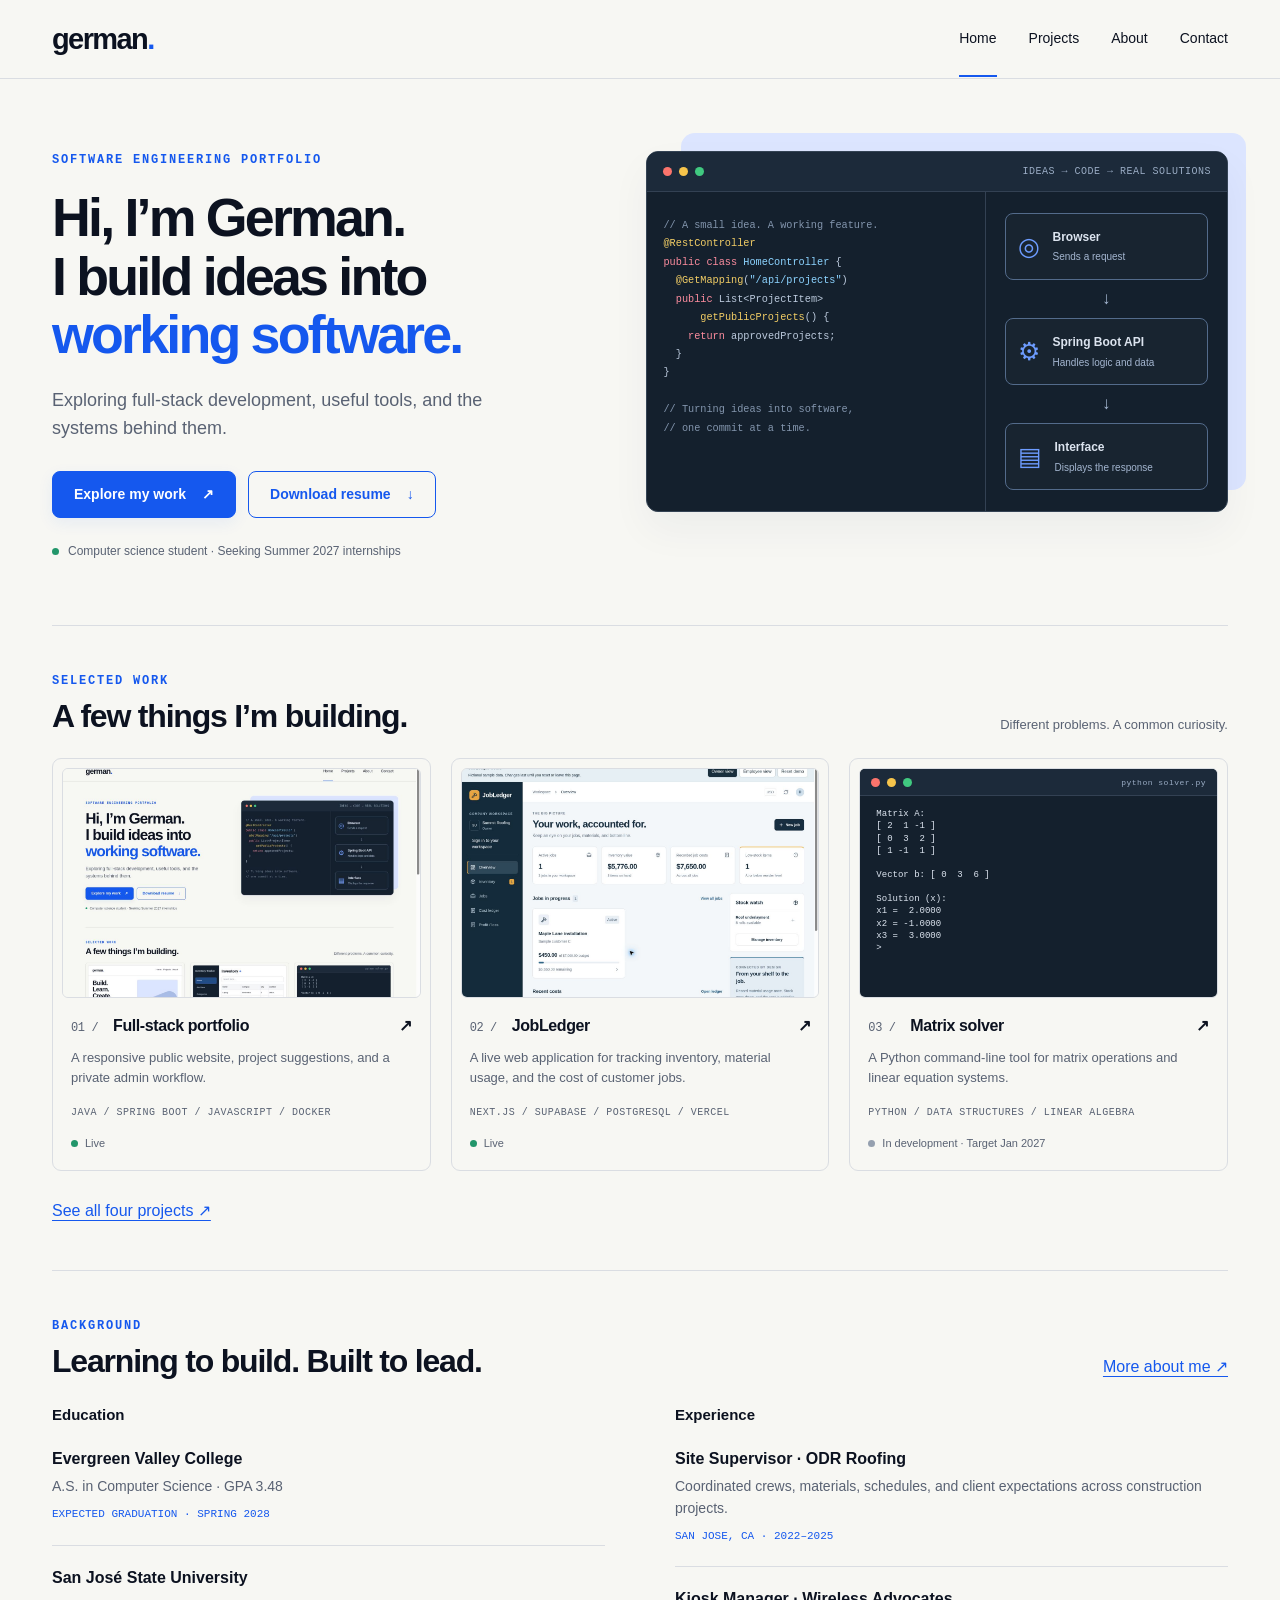
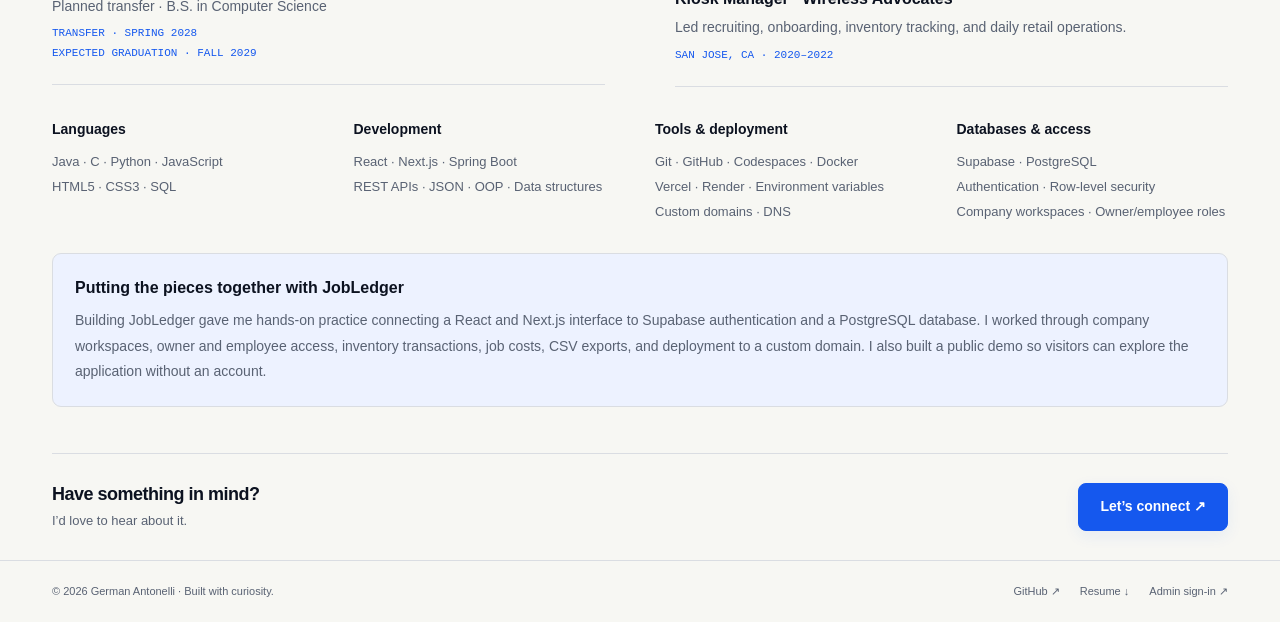
<file: index.html>
<!DOCTYPE html>
<html lang="en">
  <head>
    <meta charset="utf-8">
    <meta name="viewport" content="width=device-width, initial-scale=1">
    <meta name="description" content="German Antonelli — computer science student building web applications and practical software tools. Explore projects, experience, and education.">
    <meta name="theme-color" content="#f7f7f3">
    <title>German Antonelli | Software Engineering Portfolio</title>
    <link rel="stylesheet" href="./styles.css?v=20261004-screenshots">
  </head>
  <body>
    <a href="#main" class="skip">Skip to content</a>
    <header>
      <div class="wrap nav">
        <a class="brand" href="#home" aria-label="German Antonelli home">
          german<span class="blue">.</span>
        </a>
        <nav aria-label="Main navigation">
          <a href="#home" data-page="home">Home</a>
          <a href="#projects" data-page="projects">Projects</a>
          <a href="#about" data-page="about">About</a>
          <a href="#contact" data-page="contact">Contact</a>
        </nav>
      </div>
    </header>
    <main id="main" class="wrap" tabindex="-1">
      <section id="home" class="view" aria-label="Home">
        <div class="hero">
          <div>
            <div class="eyebrow">Software engineering portfolio</div>
            <h1>
              Hi, I’m German.
              <br>
              I build ideas into
              <br>
              <span class="blue">working software.</span>
            </h1>
            <p>Exploring full-stack development, useful tools, and the systems behind them.</p>
            <div class="actions">
              <a href="#projects" class="btn primary">
                Explore my work
                <span aria-hidden="true">↗</span>
              </a>
              <a href="./resume.pdf" class="btn" download>
                Download resume
                <span aria-hidden="true">↓</span>
              </a>
            </div>
            <div class="availability">
              <span class="dot green"></span>
              Computer science student · Seeking Summer 2027 internships
            </div>
          </div>
          <div class="hero-art">
            <div class="window">
              <div class="window-bar">
                <span class="traffic"></span>
                <span class="traffic"></span>
                <span class="traffic"></span>
                <span class="window-label">IDEAS → CODE → REAL SOLUTIONS</span>
              </div>
              <div class="architecture">
                <!-- Whitespace inside this code preview is intentional. -->
                <pre class="code" aria-label="Example Spring Boot controller"><code><span class="comment">// A small idea. A working feature.</span>
<span class="yellow">@RestController</span>
<span class="pink">public class</span> <span class="cyan">HomeController</span> {
  <span class="yellow">@GetMapping</span>(<span class="cyan">"/api/projects"</span>)
  <span class="pink">public</span> List&lt;ProjectItem&gt;
      <span class="yellow">getPublicProjects</span>() {
    <span class="pink">return</span> approvedProjects;
  }
}

<span class="comment">// Turning ideas into software,
// one commit at a time.</span></code></pre>
                <div class="flow">
                  <div class="flow-node">
                    <span class="flow-icon" aria-hidden="true">◎</span>
                    <div>
                      <strong>Browser</strong>
                      <small>Sends a request</small>
                    </div>
                  </div>
                  <div class="flow-arrow" aria-hidden="true">↓</div>
                  <div class="flow-node">
                    <span class="flow-icon" aria-hidden="true">⚙</span>
                    <div>
                      <strong>Spring Boot API</strong>
                      <small>Handles logic and data</small>
                    </div>
                  </div>
                  <div class="flow-arrow" aria-hidden="true">↓</div>
                  <div class="flow-node">
                    <span class="flow-icon" aria-hidden="true">▤</span>
                    <div>
                      <strong>Interface</strong>
                      <small>Displays the response</small>
                    </div>
                  </div>
                </div>
              </div>
            </div>
          </div>
        </div>
        <section class="section">
          <div class="section-head">
            <div>
              <div class="eyebrow">Selected work</div>
              <h2>A few things I’m building.</h2>
            </div>
            <p>Different problems. A common curiosity.</p>
          </div>
          <div class="cards" id="home-projects"></div>
          <div class="actions">
            <a href="#projects" class="text-link">See all four projects ↗</a>
          </div>
        </section>
        <section class="section">
          <div class="section-head">
            <div>
              <div class="eyebrow">Background</div>
              <h2>Learning to build. Built to lead.</h2>
            </div>
            <a href="#about" class="text-link">More about me ↗</a>
          </div>
          <div class="resume-grid">
            <div>
              <h3>Education</h3>
              <div class="entry">
                <strong>Evergreen Valley College</strong>
                <p>A.S. in Computer Science · GPA 3.48</p>
                <div class="meta">EXPECTED GRADUATION · SPRING 2028</div>
              </div>
              <div class="entry">
                <strong>San José State University</strong>
                <p>Planned transfer · B.S. in Computer Science</p>
                <div class="meta">
                  TRANSFER · SPRING 2028
                  <br>
                  EXPECTED GRADUATION · FALL 2029
                </div>
              </div>
            </div>
            <div>
              <h3>Experience</h3>
              <div class="entry">
                <strong>Site Supervisor · ODR Roofing</strong>
                <p>Coordinated crews, materials, schedules, and client expectations across construction projects.</p>
                <div class="meta">SAN JOSE, CA · 2022–2025</div>
              </div>
              <div class="entry">
                <strong>Kiosk Manager · Wireless Advocates</strong>
                <p>Led recruiting, onboarding, inventory tracking, and daily retail operations.</p>
                <div class="meta">SAN JOSE, CA · 2020–2022</div>
              </div>
            </div>
          </div>
          <div class="skill-groups">
            <div>
              <h3>Languages</h3>
              <p>
                Java · C · Python · JavaScript
                <br>
                HTML5 · CSS3 · SQL
              </p>
            </div>
            <div>
              <h3>Development</h3>
              <p>
                React · Next.js · Spring Boot
                <br>
                REST APIs · JSON · OOP · Data structures
              </p>
            </div>
            <div>
              <h3>Tools & deployment</h3>
              <p>
                Git · GitHub · Codespaces · Docker
                <br>
                Vercel · Render · Environment variables
                <br>
                Custom domains · DNS
              </p>
            </div>
            <div>
              <h3>Databases &amp; access</h3>
              <p>
                Supabase · PostgreSQL
                <br>
                Authentication · Row-level security
                <br>
                Company workspaces · Owner/employee roles
              </p>
            </div>
          </div>
          <div class="project-learning">
            <h3>Putting the pieces together with JobLedger</h3>
            <p>Building JobLedger gave me hands-on practice connecting a React and Next.js interface to Supabase authentication and a PostgreSQL database. I worked through company workspaces, owner and employee access, inventory transactions, job costs, CSV exports, and deployment to a custom domain. I also built a public demo so visitors can explore the application without an account.</p>
          </div>
        </section>
      </section>
      <section id="projects" class="view" hidden aria-label="Projects">
        <div class="page-intro">
          <div class="eyebrow">The portfolio</div>
          <h1>
            Built to solve.
            <span class="blue">Made to learn.</span>
          </h1>
          <p>A closer look at the projects I’m building and the thinking behind them. Open a project to see its details, real application screenshots, and live demo links. The matrix and resource projects include interactive concept previews.</p>
        </div>
        <div class="project-list" id="project-list"></div>
      </section>
      <section id="about" class="view" hidden aria-label="About">
        <div class="page-intro">
          <div class="eyebrow">A little context</div>
          <h1>
            Curiosity,
            <span class="blue">with follow-through.</span>
          </h1>
          <p>I’m German Antonelli, a computer science student in San Jose working toward a career in software engineering. I like breaking problems into smaller pieces, understanding why a solution works, and turning ideas into things people can use.</p>
        </div>
        <div class="resume-grid section">
          <div>
            <h3>From operations to software</h3>
            <div class="entry">
              <strong>Building on practical experience</strong>
              <p>Leading construction crews and managing a retail team taught me to coordinate people, keep track of details, and solve problems under changing conditions. Those experiences now inform the tools I’m building.</p>
            </div>
            <div class="entry">
              <strong>Learning through real projects</strong>
              <p>My portfolio connects a static frontend to a Spring Boot API. With JobLedger, I expanded into React, Next.js, Supabase authentication, and PostgreSQL, connecting inventory and job costs in company workspaces. Building a public demo also taught me how to make the application accessible to visitors while keeping saved workspace data behind sign-in.</p>
            </div>
          </div>
          <div>
            <h3>Education & direction</h3>
            <div class="entry">
              <strong>Evergreen Valley College</strong>
              <p>A.S. in Computer Science · GPA 3.48</p>
              <div class="meta">EXPECTED GRADUATION · SPRING 2028</div>
              <p>Coursework: Java, C, Python, calculus, discrete mathematics, and engineering.</p>
            </div>
            <div class="entry">
              <strong>San José State University</strong>
              <p>
                Planned transfer in Spring 2028.
                <br>
                B.S. in Computer Science, expected Fall 2029.
              </p>
            </div>
            <a class="btn primary" href="./resume.pdf" download>Download my resume ↓</a>
          </div>
        </div>
      </section>
      <section id="contact" class="view" hidden aria-label="Contact">
        <div class="page-intro">
          <div class="eyebrow">Let’s connect</div>
          <h1>
            Have something
            <span class="blue">in mind?</span>
          </h1>
          <p>Internships, project ideas, or a conversation about building useful software—I’d love to hear from you.</p>
        </div>
        <div class="contact-grid">
          <div class="contact-card">
            <h2>Start a conversation.</h2>
            <p>Send an email or find me on GitHub and LinkedIn.</p>
            <p>
              <a class="text-link" href="mailto:german.antonelli11@gmail.com">german.antonelli11@gmail.com ↗</a>
            </p>
            <div class="actions">
              <a class="btn" href="https://github.com/germanantonelli11-cloud" target="_blank" rel="noopener noreferrer">GitHub ↗</a>
              <a class="btn" href="https://www.linkedin.com/in/german-antonelli-46483816a" target="_blank" rel="noopener noreferrer">LinkedIn ↗</a>
            </div>
          </div>
          <div class="contact-card">
            <h2>Suggest a project idea.</h2>
            <p>Your idea will be sent to my backend for review.</p>
            <form id="idea-form">
              <label for="idea">
                Project or feature idea
              </label>
              <input class="field" id="idea" name="idea" maxlength="500" placeholder="What would you like to see built?" required>
              <button class="btn primary" type="submit">
                Submit idea ↗
              </button>
              <p class="form-status" id="form-status" role="status" aria-live="polite">
              </p>
            </form>
          </div>
        </div>
      </section>
      <div class="bottom-cta">
        <div>
          <strong>Have something in mind?</strong>
          <p>I’d love to hear about it.</p>
        </div>
        <a href="#contact" class="btn primary">Let’s connect ↗</a>
      </div>
    </main>
    <footer>
      <div class="wrap footer-inner">
        <span>© 2026 German Antonelli · Built with curiosity.</span>
        <div class="footer-links">
          <a href="https://github.com/germanantonelli11-cloud" target="_blank" rel="noopener noreferrer">GitHub ↗</a>
          <a href="./resume.pdf" download>Resume ↓</a>
          <a href="./login.html">Admin sign-in ↗</a>
        </div>
      </div>
    </footer>
    <noscript>
      <p class="wrap">
        Enable JavaScript to switch pages and use the project demos. Contact German at
        <a href="mailto:german.antonelli11@gmail.com">german.antonelli11@gmail.com</a>
        .
      </p>
    </noscript>
    <script src="./script.js?v=20261004-screenshots" defer></script>
  </body>
</html>
</file>
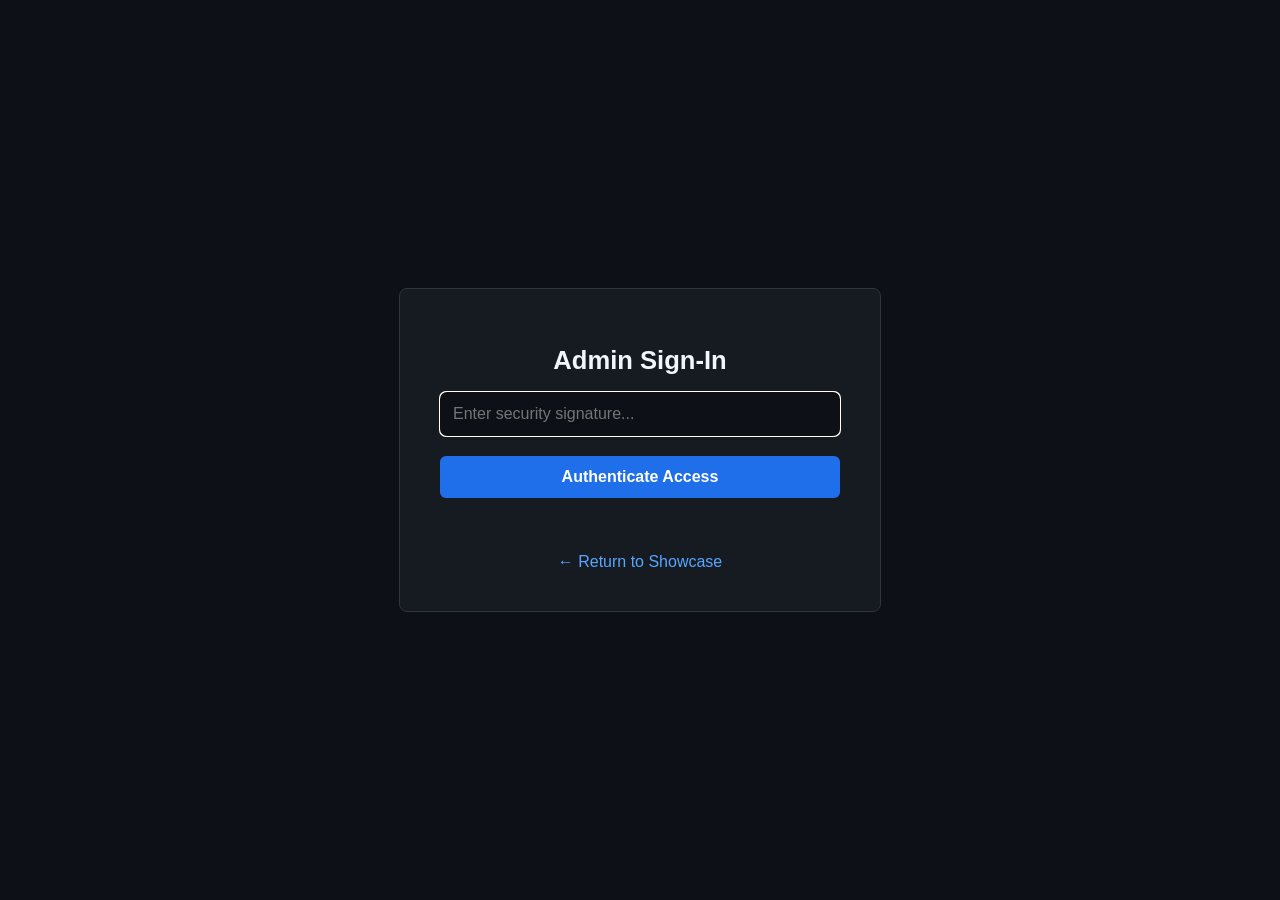
<file: admin.html>
<!DOCTYPE html>
<html lang="en">
<head>
    <meta charset="UTF-8">
    <meta name="viewport" content="width=device-width, initial-scale=1.0">
    <title>Portfolio Admin Panel</title>
    <style>
        body {
            font-family: 'Segoe UI', sans-serif;
            background: #0d1117;
            color: #c9d1d9;
            margin: 0;
            padding: 40px 20px;
            display: flex;
            justify-content: center;
        }
        .admin-container { max-width: 700px; width: 100%; }
        h1 {
            color: #f85149;
            border-bottom: 1px solid #21262d;
            padding-bottom: 10px;
        }
        .pending-card {
            display: flex;
            justify-content: space-between;
            align-items: center;
            gap: 16px;
            background: #161b22;
            padding: 15px;
            margin-bottom: 10px;
            border-radius: 6px;
            border: 1px solid #30363d;
        }
        .actions { display: flex; gap: 10px; }
        button {
            padding: 8px 16px;
            color: white;
            border: 0;
            border-radius: 4px;
            font-weight: bold;
            cursor: pointer;
        }
        button:disabled { opacity: .6; cursor: wait; }
        .approve-btn { background: #1f6feb; }
        .reject-btn { background: #da3633; }
        .navigation {
            display: flex;
            justify-content: space-between;
            gap: 15px;
            margin-top: 30px;
        }
        a { color: #58a6ff; text-decoration: none; }
        #sign-out { color: #f85149; }
        #status { min-height: 1.4em; color: #8b949e; }

        @media (max-width: 550px) {
            .pending-card {
                align-items: flex-start;
                flex-direction: column;
            }
        }
    </style>
</head>
<body>
    <main class="admin-container">
        <h1>Private Approval Dashboard</h1>
        <p>Review inbound recommendations before publishing them live.</p>

        <p id="status" role="status" aria-live="polite">
            Loading suggestions...
        </p>
        <div id="pending-list"></div>

        <nav class="navigation">
            <a href="./">← Back to Public Website</a>
            <a id="sign-out" href="./login.html">Sign Out →</a>
        </nav>
    </main>

    <script>
        const API_BASE_URL = 'https://portfolio-j3hj.onrender.com';
        const TOKEN_KEY = 'portfolioAdminToken';
        const status = document.getElementById('status');
        const list = document.getElementById('pending-list');

        // Redirect visitors without a token to the login page.
        function requireLogin() {
            const token = sessionStorage.getItem(TOKEN_KEY);

            if (!token) {
                window.location.replace('./login.html');
            }

            return token;
        }

        // Include the login token with every admin request.
        async function adminRequest(path, options = {}) {
            const token = requireLogin();
            if (!token) return null;

            const response = await fetch(`${API_BASE_URL}/api/${path}`, {
                ...options,
                headers: {
                    'Authorization': `Bearer ${token}`,
                    ...(options.body
                        ? { 'Content-Type': 'application/json' }
                        : {})
                }
            });

            // An expired or revoked token requires another login.
            if (response.status === 401) {
                sessionStorage.removeItem(TOKEN_KEY);
                window.location.replace('./login.html');
                return null;
            }

            if (!response.ok) {
                throw new Error(`Request failed (${response.status}).`);
            }

            return response.json();
        }

        // Fetch pending suggestions and draw their controls.
        async function loadPending() {
            try {
                const projects = await adminRequest('admin/pending');
                if (!projects) return;

                list.replaceChildren();

                status.textContent = projects.length
                    ? `${projects.length} suggestion${projects.length === 1 ? '' : 's'} awaiting review.`
                    : 'No items currently awaiting authorization.';

                projects.forEach((project, index) => {
                    const card = document.createElement('div');
                    card.className = 'pending-card';

                    const name = document.createElement('span');

                    // textContent prevents submitted names from becoming HTML.
                    name.textContent = project.name;

                    const actions = document.createElement('div');
                    actions.className = 'actions';

                    for (const [label, route, className] of [
                        ['Approve Live', 'approve-project', 'approve-btn'],
                        ['Reject', 'reject-project', 'reject-btn']
                    ]) {
                        const button = document.createElement('button');
                        button.type = 'button';
                        button.textContent = label;
                        button.className = className;

                        button.addEventListener('click', () => {
                            updateProject(route, index);
                        });

                        actions.append(button);
                    }

                    card.append(name, actions);
                    list.append(card);
                });
            } catch (error) {
                status.textContent =
                    'Could not load suggestions. Please try refreshing.';

                console.error('Admin load failed:', error);
            }
        }

        // Approve or reject a suggestion, then refresh the list.
        async function updateProject(route, index) {
            const buttons = list.querySelectorAll('button');

            buttons.forEach(button => {
                button.disabled = true;
            });

            try {
                const result = await adminRequest(route, {
                    method: 'POST',
                    body: JSON.stringify({ projectIndex: index })
                });

                if (!result) return;
                await loadPending();
            } catch (error) {
                status.textContent =
                    'Could not update the suggestion. Please try again.';

                buttons.forEach(button => {
                    button.disabled = false;
                });

                console.error('Admin update failed:', error);
            }
        }

        // Tell the backend to revoke this token and clear this tab's copy.
        document.getElementById('sign-out').addEventListener(
            'click',
            async event => {
                event.preventDefault();

                try {
                    await adminRequest('logout', { method: 'POST' });
                } catch (error) {
                    console.error('Logout request failed:', error);
                } finally {
                    sessionStorage.removeItem(TOKEN_KEY);
                    window.location.replace('./login.html');
                }
            }
        );

        // Start only when this tab has a login token.
        if (requireLogin()) {
            loadPending();
        }
    </script>
</body>
</html>
</file>
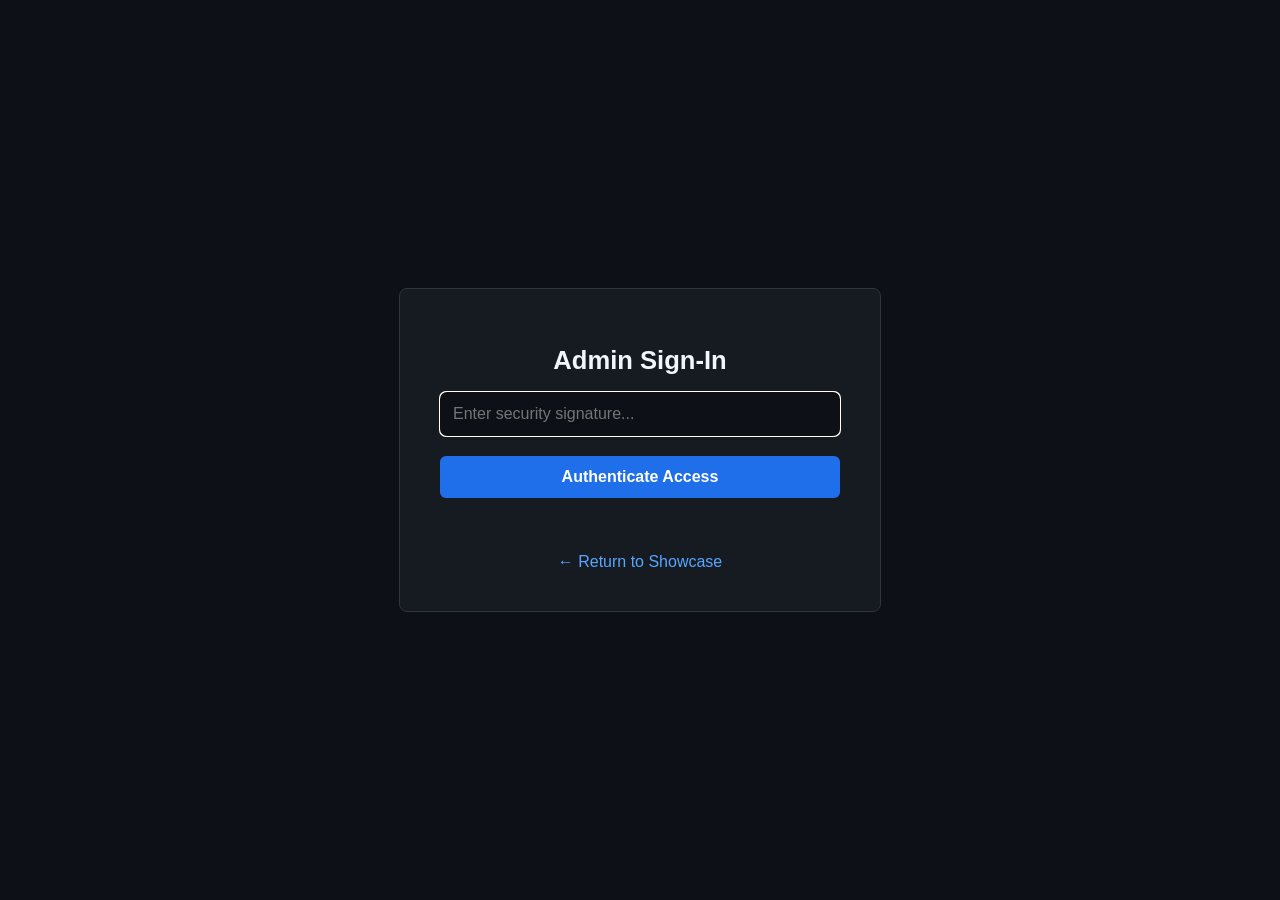
<file: login.html>
<!DOCTYPE html>
<html lang="en">
<head>
    <meta charset="UTF-8">
    <meta name="viewport" content="width=device-width, initial-scale=1.0">
    <title>Admin Authentication</title>
    <style>
        body {
            font-family: 'Segoe UI', sans-serif;
            background: #0d1117;
            color: #c9d1d9;
            min-height: 100vh;
            margin: 0;
            padding: 20px;
            box-sizing: border-box;
            display: flex;
            align-items: center;
            justify-content: center;
        }
        .login-box {
            background: #161b22;
            border: 1px solid #30363d;
            border-radius: 8px;
            padding: 40px;
            max-width: 400px;
            width: 100%;
            text-align: center;
        }
        h1 { color: #f0f6fc; font-size: 1.6rem; }
        input[type="password"] {
            width: 100%;
            box-sizing: border-box;
            padding: 12px;
            margin-bottom: 20px;
            background: #0d1117;
            border: 1px solid #30363d;
            border-radius: 6px;
            color: #fff;
            font-size: 1rem;
        }
        button {
            width: 100%;
            padding: 12px;
            background: #1f6feb;
            color: #fff;
            border: 0;
            border-radius: 6px;
            font-weight: bold;
            font-size: 1rem;
            cursor: pointer;
        }
        button:hover { background: #388bfd; }
        button:disabled { opacity: .6; cursor: wait; }
        #status { min-height: 1.4em; color: #f85149; }
        a { color: #58a6ff; text-decoration: none; }
    </style>
</head>
<body>
    <main class="login-box">
        <h1>Admin Sign-In</h1>

        <form id="login-form">
            <input
                type="password"
                name="adminPassword"
                aria-label="Admin password"
                placeholder="Enter security signature..."
                required
                autofocus
            >
            <button type="submit">Authenticate Access</button>
        </form>

        <p id="status" role="status" aria-live="polite"></p>
        <a href="./">← Return to Showcase</a>
    </main>

    <script>
        // Send login requests to the Render backend.
        const API_BASE_URL = 'https://portfolio-j3hj.onrender.com';
        const form = document.getElementById('login-form');
        const status = document.getElementById('status');

        // Authenticate without storing the password in the browser.
        form.addEventListener('submit', async event => {
            event.preventDefault();

            const button = form.querySelector('button');
            const password = form.elements.adminPassword.value;

            button.disabled = true;
            status.textContent = 'Checking password...';

            try {
                const response = await fetch(`${API_BASE_URL}/api/login`, {
                    method: 'POST',
                    headers: {
                        'Content-Type': 'application/json'
                    },
                    body: JSON.stringify({ adminPassword: password })
                });

                if (!response.ok) {
                    throw new Error(`Login failed (${response.status}).`);
                }

                const data = await response.json();

                if (!data.token) {
                    throw new Error('The server did not return a login token.');
                }

                // Save only the token for this browser tab.
                sessionStorage.setItem('portfolioAdminToken', data.token);
                window.location.assign('./admin.html');
            } catch (error) {
                status.textContent = error.message === 'Login failed (401).'
                    ? 'Incorrect password.'
                    : 'Could not sign in. Please try again.';

                console.error('Admin login failed:', error);
            } finally {
                form.elements.adminPassword.value = '';
                button.disabled = false;
            }
        });
    </script>
</body>
</html>
</file>
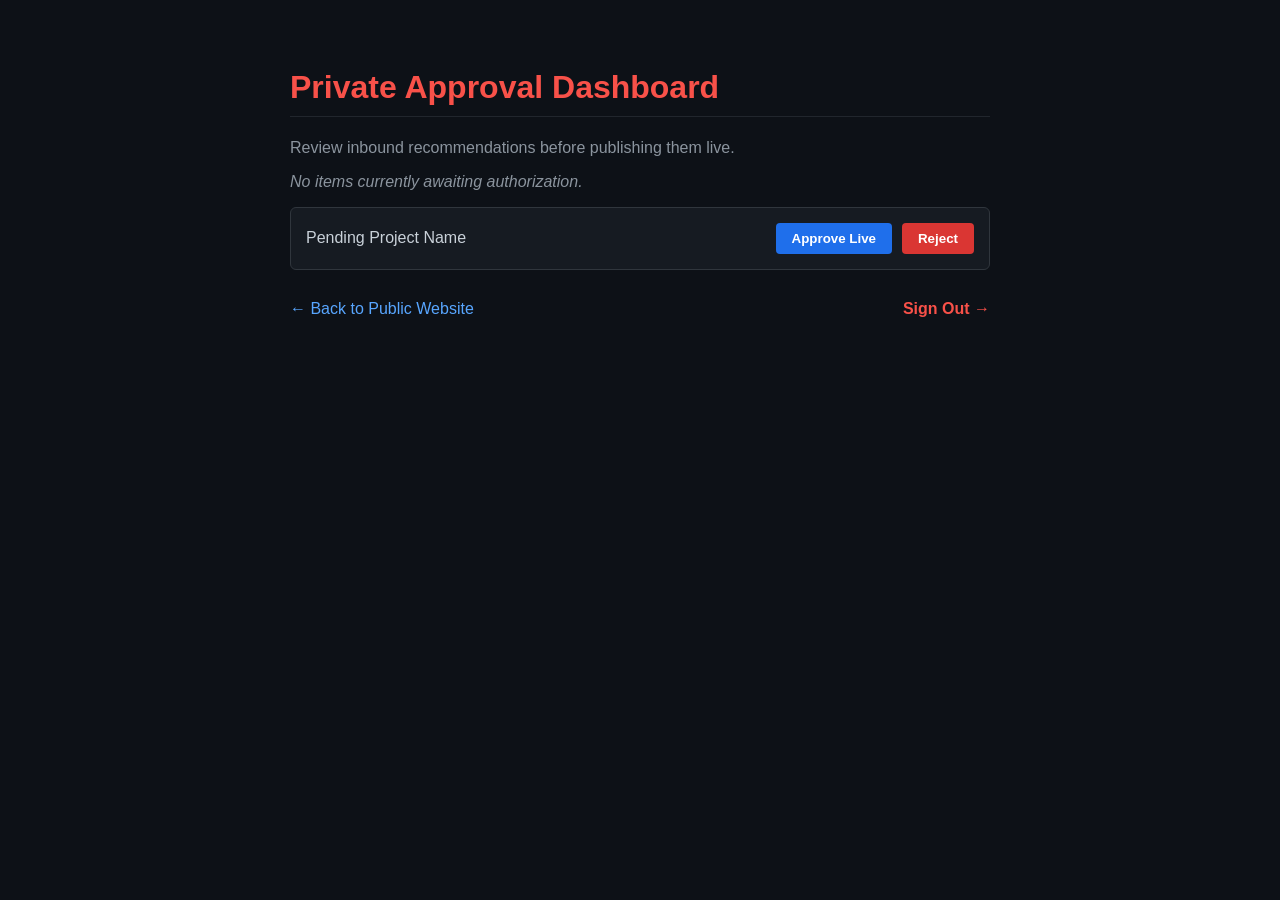
<file: target/classes/templates/admin.html>
<!DOCTYPE html>
<html xmlns:th="http://thymeleaf.org">
<head>
    <meta charset="UTF-8">
    <meta name="viewport" content="width=device-width, initial-scale=1.0">
    <title>Portfolio Admin Panel</title>
    <style>
        body { font-family: 'Segoe UI', sans-serif; background-color: #0d1117; color: #c9d1d9; padding: 40px 20px; display: flex; justify-content: center; }
        .admin-container { max-width: 700px; width: 100%; }
        h1 { color: #f85149; border-bottom: 1px solid #21262d; padding-bottom: 10px; }
        .pending-card {
            display: flex; justify-content: space-between; align-items: center; background: #161b22; padding: 15px; margin-bottom: 10px; border-radius: 6px; border: 1px solid #30363d;
        }
        .approve-btn { padding: 8px 16px; background: #1f6feb; color: white; border: none; border-radius: 4px; font-weight: bold; cursor: pointer; }
        .reject-btn { padding: 8px 16px; background: #da3633; color: white; border: none; border-radius: 4px; font-weight: bold; cursor: pointer; }
    </style>
</head>
<body>
    <div class="admin-container">
        <h1>Private Approval Dashboard</h1>
        <p style="color: #8b949e;">Review inbound recommendations before publishing them live.</p>
        
        <!-- Checks if our pendingProjects model collection variable is empty -->
        <p th:if="${pendingProjects == null || pendingProjects.isEmpty()}" style="color: #8b949e; font-style: italic;">No items currently awaiting authorization.</p>
        
        <!-- Loops through the pendingProjects list securely -->
        <div th:each="project, iterStat : ${pendingProjects}" class="pending-card">
            <span th:text="${project.name}" style="font-weight: 500;">Pending Project Name</span>
            
            <div style="display: flex; gap: 10px;">
                <!-- Approve Form -->
                <form th:action="@{/approve-project}" method="POST" style="margin: 0;">
                    <input type="hidden" name="projectIndex" th:value="${iterStat.index}">
                    <button type="submit" class="approve-btn">Approve Live</button>
                </form>

                <!-- Reject Form -->
                <form th:action="@{/reject-project}" method="POST" style="margin: 0;">
                    <input type="hidden" name="projectIndex" th:value="${iterStat.index}">
                    <button type="submit" class="reject-btn">Reject</button>
                </form>
            </div>
        </div>
        
        <p style="margin-top: 30px; display: flex; justify-content: space-between;">
            <a href="./" style="color: #58a6ff; text-decoration: none;">← Back to Public Website</a>
            <a href="./logout" style="color: #f85149; text-decoration: none; font-weight: bold;">Sign Out →</a>
        </p>
    </div>
</body>
</html>
</file>
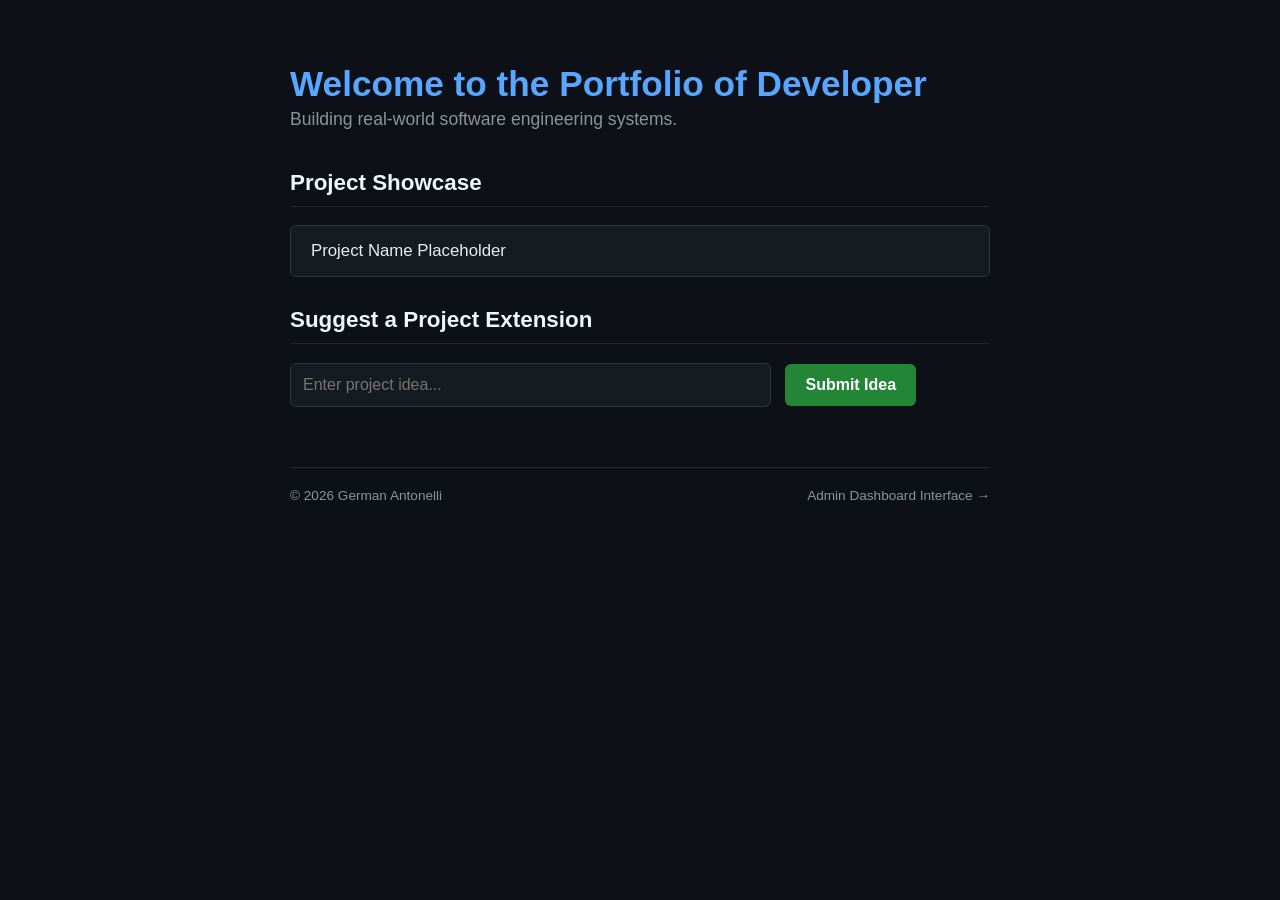
<file: target/classes/templates/home.html>
<!DOCTYPE html>
<html xmlns:th="http://thymeleaf.org">
<head>
    <meta charset="UTF-8">
    <meta name="viewport" content="width=device-width, initial-scale=1.0">
    <title>German Antonelli | Portfolio</title>
    <style>
        body {
            font-family: 'Segoe UI', Tahoma, Geneva, Verdana, sans-serif;
            background-color: #0d1117;
            color: #c9d1d9;
            margin: 0;
            padding: 40px 20px;
            display: flex;
            justify-content: center;
        }
        .portfolio-container { max-width: 700px; width: 100%; }
        h1 { color: #58a6ff; font-size: 2.2rem; margin-bottom: 5px; }
        p.subtitle { color: #8b949e; font-size: 1.1rem; margin-top: 0; margin-bottom: 40px; }
        h2 { color: #f0f6fc; border-bottom: 1px solid #21262d; padding-bottom: 10px; font-size: 1.4rem; margin-top: 30px; }
        ul { list-style-type: none; padding: 0; }
        li {
            background-color: #161b22;
            border: 1px solid #30363d;
            border-radius: 6px;
            padding: 15px 20px;
            margin-bottom: 12px;
            font-size: 1.05rem;
            color: #e6edf3;
        }
        input[type="text"] {
            padding: 12px; width: 65%; border-radius: 6px; border: 1px solid #30363d; background: #161b22; color: white; font-size: 1rem; margin-right: 10px;
        }
        .submit-btn {
            padding: 12px 20px; background: #238636; color: white; border: none; border-radius: 6px; font-weight: bold; font-size: 1rem; cursor: pointer;
        }
    </style>
</head>
<body>
    <div class="portfolio-container">
        <h1>Welcome to the Portfolio of <span th:text="${developerName}">Developer</span></h1>
        <p class="subtitle">Building real-world software engineering systems.</p>

        <h2>Project Showcase</h2>
        <ul>
            <li th:each="project : ${myProjects}" th:text="${project.name}">Project Name Placeholder</li>
        </ul>

        <h2>Suggest a Project Extension</h2>
        <form th:action="@{/add-project}" method="POST">
            <input type="text" name="projectName" placeholder="Enter project idea..." required>
            <button type="submit" class="submit-btn">Submit Idea</button>
                <!-- ... keeping your project suggestion form directly above ... -->
        </form>

        <!-- Small professional navigation footer containing your admin doorway -->
        <footer style="margin-top: 60px; padding-top: 20px; border-top: 1px solid #21262d; display: flex; justify-content: space-between; font-size: 0.85rem; color: #8b949e;">
            <span>© 2026 German Antonelli</span>
            <a href="./admin" style="color: #8b949e; text-decoration: none; font-weight: 500; transition: color 0.2s;" 
               onmouseover="this.style.color='#58a6ff'" onmouseout="this.style.color='#8b949e'">
                Admin Dashboard Interface →
            </a>
        </footer>
    </div> <!-- This is your existing portfolio-container closing tag -->
</body>
</html>
</file>
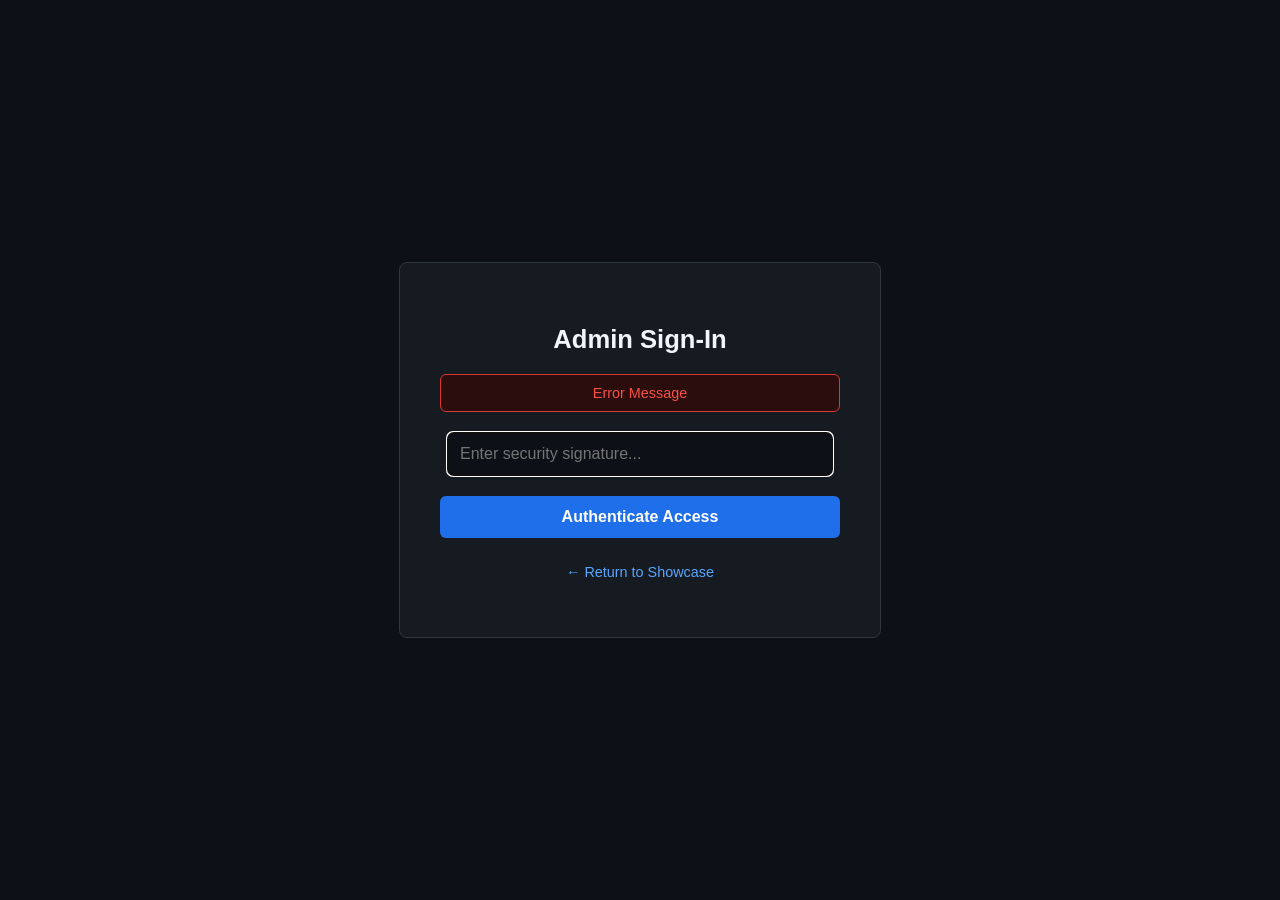
<file: target/classes/templates/login.html>
<!DOCTYPE html>
<html xmlns:th="http://thymeleaf.org">
<head>
    <meta charset="UTF-8">
    <meta name="viewport" content="width=device-width, initial-scale=1.0">
    <title>Admin Authentication</title>
    <style>
        body {
            font-family: 'Segoe UI', sans-serif;
            background-color: #0d1117;
            color: #c9d1d9;
            display: flex;
            justify-content: center;
            align-items: center;
            height: 100vh;
            margin: 0;
        }
        .login-box {
            background-color: #161b22;
            border: 1px solid #30363d;
            border-radius: 8px;
            padding: 40px;
            max-width: 400px;
            width: 100%;
            text-align: center;
        }
        h2 { color: #f0f6fc; margin-bottom: 20px; font-size: 1.6rem; }
        input[type="password"] {
            width: 90%;
            padding: 12px;
            margin-bottom: 20px;
            background-color: #0d1117;
            border: 1px solid #30363d;
            border-radius: 6px;
            color: white;
            font-size: 1rem;
        }
        .login-btn {
            width: 100%;
            padding: 12px;
            background-color: #1f6feb;
            color: white;
            border: none;
            border-radius: 6px;
            font-weight: bold;
            font-size: 1rem;
            cursor: pointer;
        }
        .login-btn:hover { background-color: #388bfd; }
        .error-banner {
            background-color: #2c0d0d;
            border: 1px solid #da3633;
            color: #f85149;
            padding: 10px;
            border-radius: 6px;
            margin-bottom: 20px;
            font-size: 0.9rem;
        }
        a { color: #58a6ff; text-decoration: none; font-size: 0.9rem; }
    </style>
</head>
<body>

    <div class="login-box">
        <h2>Admin Sign-In</h2>
        
        <!-- Error panel displays dynamically if validation fails -->
        <div class="error-banner" th:if="${errorMessage}" th:text="${errorMessage}">Error Message</div>

        <form th:action="@{/login}" method="POST">
            <!-- This name attribute matches your Java RequestParam exactly -->
            <input type="password" name="adminPassword" placeholder="Enter security signature..." required autofocus>
            <button type="submit" class="login-btn">Authenticate Access</button>
        </form>
        
        <p style="margin-top: 25px;"><a href="./">← Return to Showcase</a></p>
    </div>

</body>
</html>
</file>
<file: styles.css>
:root {
  --paper: #f7f7f3;
  --ink: #0c1220;
  --muted: #596273;
  --blue: #1558ee;
  --line: #dadde2;
  --dark: #14202d;
  --soft: #edf2ff;
  --radius: 12px;
}

* {
  box-sizing: border-box;
}

html {
  scroll-behavior: smooth;
}

body {
  margin: 0;
  background: var(--paper);
  color: var(--ink);
  font-family: Inter, Arial, Helvetica, sans-serif;
  font-size: 16px;
  line-height: 1.55;
}

button, input, select {
  font: inherit;
}

button, a, input, select {
  -webkit-tap-highlight-color: transparent;
}

button, a {
  touch-action: manipulation;
}

button {
  cursor: pointer;
}

a {
  color: inherit;
  text-decoration: none;
}

button:disabled {
  cursor: wait;
  opacity: .55;
}

button:focus-visible, a:focus-visible, input:focus-visible, select:focus-visible {
  outline: 3px solid #8eb1ff;
  outline-offset: 4px;
}

[hidden] {
  display: none !important;
}

.wrap {
  max-width: 1240px;
  margin: auto;
  padding: 0 32px;
}

.skip {
  position: fixed;
  top: -80px;
  left: 20px;
  z-index: 20;
  background: white;
  padding: 10px;
}

.skip:focus {
  top: 10px;
}

header {
  border-bottom: 1px solid var(--line);
  background: rgba(247,247,243, .96);
  position: sticky;
  top: 0;
  z-index: 5;
}

.nav {
  height: 78px;
  display: flex;
  align-items: center;
  justify-content: space-between;
  gap: 24px;
}

.brand {
  font-size: 29px;
  font-weight: 800;
  letter-spacing: -1.6px;
}

.blue {
  color: var(--blue);
}

nav {
  display: flex;
  align-items: center;
  gap: 32px;
}

nav a {
  font-size: 14px;
  position: relative;
  padding: 27px 0;
}

nav a[aria-current="page"]:after {
  content: "";
  height: 2px;
  background: var(--blue);
  position: absolute;
  bottom: 0;
  left: 0;
  right: 0;
}

.eyebrow {
  font: 600 12px/1.5 ui-monospace, SFMono-Regular, Consolas, monospace;
  color: var(--blue);
  letter-spacing: 1.8px;
  text-transform: uppercase;
}

.hero {
  display: grid;
  grid-template-columns: 1fr 1.08fr;
  gap: 56px;
  padding: 72px 0 64px;
  align-items: start;
}

.hero h1 {
  font-size: clamp(40px,4.2vw,60px);
  line-height: 1.09;
  letter-spacing: -2.8px;
  margin: 19px 0 23px;
  max-width: 570px;
}

.hero p {
  font-size: 18px;
  color: var(--muted);
  max-width: 490px;
}

.actions {
  display: flex;
  gap: 12px;
  flex-wrap: wrap;
  margin-top: 28px;
}

.btn {
  display: inline-flex;
  align-items: center;
  justify-content: center;
  gap: 16px;
  border: 1px solid var(--blue);
  border-radius: 8px;
  padding: 12px 21px;
  color: var(--blue);
  background: transparent;
  font-weight: 600;
  font-size: 14px;
  min-height: 46px;
}

.btn.primary {
  background: var(--blue);
  color: white;
  box-shadow: 0 5px 16px #1558ee13;
}

.btn:hover {
  background: var(--soft);
}

.btn.primary:hover {
  background: #0846d1;
}

.btn.small {
  padding: 8px 13px;
  min-height: 36px;
  font-size: 12px;
}

.availability {
  font-size: 12px;
  color: var(--muted);
  display: flex;
  align-items: center;
  gap: 9px;
  margin-top: 24px;
}

.dot {
  width: 7px;
  height: 7px;
  border-radius: 50%;
  display: inline-block;
  background: #95a0af;
  flex-shrink: 0;
}

.dot.green {
  background: #22966a;
}

.hero-art {
  position: relative;
  isolation: isolate;
}

.hero-art:before {
  content: "";
  position: absolute;
  inset: -18px -18px 22px 35px;
  border-radius: 14px;
  background: #dce5ff;
  z-index: -1;
}

.window {
  border: 1px solid #344354;
  border-radius: var(--radius);
  background: var(--dark);
  color: #dce4ef;
  overflow: hidden;
  box-shadow: 0 18px 40px #1c294c0c;
}

.window-bar {
  height: 40px;
  display: flex;
  align-items: center;
  gap: 7px;
  padding: 0 16px;
  background: #1c2a3a;
  border-bottom: 1px solid #334153;
}

.traffic {
  width: 9px;
  height: 9px;
  border-radius: 50%;
  background: #fb746c;
}

.traffic:nth-child(2) {
  background: #f6c44b;
}

.traffic:nth-child(3) {
  background: #40c980;
}

.window-label {
  font: 10px ui-monospace, monospace;
  color: #99abc3;
  margin-left: auto;
  letter-spacing: .5px;
}

.architecture {
  display: grid;
  grid-template-columns: 1.4fr 1fr;
  min-height: 315px;
}

.code {
  padding: 28px 21px;
  font: 12px/1.9 ui-monospace, SFMono-Regular, Consolas, monospace;
  white-space: pre;
  overflow-x: auto;
  color: #bbc9dc;
  margin: 0;
  border-right: 1px solid #334153;
}

.yellow {
  color: #f2cd65;
}

.pink {
  color: #fc8c9e;
}

.cyan {
  color: #8cd3ff;
}

.comment {
  color: #8395ad;
}

.flow {
  padding: 21px 19px;
  display: flex;
  flex-direction: column;
  justify-content: center;
  gap: 6px;
}

.flow-node {
  display: flex;
  align-items: center;
  gap: 13px;
  border: 1px solid #536b8b;
  border-radius: 8px;
  padding: 13px 12px;
  background: #ffffff04;
}

.flow-icon {
  font-size: 25px;
  color: #6d9cff;
}

.flow-node strong {
  font-size: 12px;
  display: block;
}

.flow-node small {
  font-size: 10px;
  color: #a4b6d0;
  display: block;
  margin-top: 3px;
}

.flow-arrow {
  color: #a4b6d0;
  text-align: center;
  font-size: 17px;
}

.section {
  padding: 46px 0;
  border-top: 1px solid var(--line);
}

.section-head {
  display: flex;
  justify-content: space-between;
  align-items: end;
  gap: 25px;
  margin-bottom: 23px;
}

.section h2 {
  font-size: 32px;
  letter-spacing: -1.2px;
  line-height: 1.2;
  margin: 7px 0 0;
}

.section-head p {
  font-size: 13px;
  color: var(--muted);
  margin: 0;
}

.cards {
  display: grid;
  grid-template-columns: repeat(3,1fr);
  gap: 20px;
}

.project-card {
  display: block;
  text-align: left;
  background: transparent;
  border: 1px solid var(--line);
  border-radius: 9px;
  padding: 9px;
  width: 100%;
  color: var(--ink);
  transition: border-color .2s, transform .2s;
}

.project-card:hover {
  border-color: var(--blue);
  transform: translateY(-3px);
}

.card-body {
  padding: 16px 9px 9px;
}

.card-title {
  display: flex;
  justify-content: space-between;
  align-items: center;
  font-size: 16px;
  font-weight: 700;
  gap: 12px;
  letter-spacing: -.4px;
}

.card-title .number {
  font: 12px ui-monospace, monospace;
  margin-right: 8px;
  color: var(--muted);
}

.project-card p {
  font-size: 13px;
  color: var(--muted);
  line-height: 1.55;
  min-height: 42px;
  margin: 9px 0 14px;
}

.stack {
  font: 10px/1.7 ui-monospace, monospace;
  color: var(--muted);
  letter-spacing: .5px;
  text-transform: uppercase;
}

.preview {
  height: 190px;
  overflow: hidden;
  border: 1px solid var(--line);
  border-radius: 6px;
  background: #fff;
  position: relative;
  pointer-events: none;
}

.mini-nav {
  padding: 10px 15px;
  display: flex;
  justify-content: space-between;
  font-size: 8px;
  border-bottom: 1px solid #eee;
}

.mini-nav strong {
  font-size: 12px;
  letter-spacing: -.5px;
}

.mini-home {
  display: grid;
  grid-template-columns: 1fr 1fr;
  padding: 20px;
  gap: 16px;
}

.mini-home h4 {
  font-size: 23px;
  line-height: 1.05;
  letter-spacing: -1px;
  margin: 0 0 8px;
}

.mini-home small {
  font-size: 8px;
  line-height: 1.6;
  display: block;
  color: var(--muted);
}

.mini-pill {
  display: inline-block;
  background: var(--blue);
  color: white;
  font-size: 7px;
  padding: 6px 10px;
  margin-top: 12px;
  border-radius: 3px;
}

.mini-shape {
  background: #dce5ff;
  position: relative;
  border-radius: 4px;
  overflow: hidden;
}

.mini-shape:before, .mini-shape:after {
  content: "";
  position: absolute;
  inset: 40% -10% -20%;
  background: #a8bce6;
  transform: rotate(-22deg);
  border-radius: 30px;
}

.mini-shape:after {
  inset: 66% -10% -15%;
  background: #7491c1;
  transform: rotate(20deg);
}

.mini-inventory {
  display: grid;
  grid-template-columns: 28% 1fr;
  height: 100%;
}

.mini-side {
  background: #14202d;
  color: #dce4ef;
  padding: 15px 9px;
  font-size: 8px;
}

.mini-side b {
  display: block;
  margin-bottom: 17px;
  font-size: 9px;
}

.mini-side span {
  display: block;
  padding: 6px;
  border-radius: 4px;
  margin: 2px 0;
}

.mini-side span:first-of-type {
  background: #234d87;
}

.mini-main {
  padding: 14px 12px;
  min-width: 0;
}

.mini-main h4 {
  margin: 0 0 10px;
  font-size: 14px;
}

.mini-search {
  font-size: 7px;
  border: 1px solid #e0e3e8;
  padding: 4px 6px;
  color: #8b94a3;
  border-radius: 3px;
  margin-bottom: 7px;
}

.mini-table {
  width: 100%;
  border-collapse: collapse;
  font-size: 7px;
}

.mini-table td, .mini-table th {
  text-align: left;
  border: 1px solid #e4e7ec;
  padding: 5px 4px;
}

.mini-table th {
  background: #f5f6f8;
  font-weight: 500;
}

.terminal {
  height: 100%;
  background: #14202d;
  color: #dce4ef;
  font: 10px/1.55 ui-monospace, monospace;
}

.terminal .window-bar {
  height: 27px;
  padding: 0 11px;
}

.terminal pre {
  padding: 12px 16px;
  margin: 0;
}

.terminal .window-label {
  font-size: 8px;
}

.mini-resources {
  padding: 22px;
  background: #14202d;
  height: 100%;
  color: white;
  font-size: 10px;
}

.mini-resources h4 {
  font-size: 14px;
  margin: 0 0 18px;
}

.resource-line {
  margin: 12px 0;
}

.meter {
  height: 7px;
  background: #334153;
  border-radius: 4px;
  overflow: hidden;
  margin-top: 6px;
}

.meter>span {
  display: block;
  height: 100%;
  background: #6799ff;
}

.resume-grid {
  display: grid;
  grid-template-columns: 1fr 1fr;
  gap: 70px;
}

.resume-grid h3 {
  font-size: 15px;
  margin: 0 0 20px;
}

.entry {
  padding: 0 0 20px;
  margin-bottom: 20px;
  border-bottom: 1px solid var(--line);
}

.entry:last-child {
  margin-bottom: 0;
}

.entry strong {
  font-size: 16px;
}

.entry p {
  font-size: 14px;
  color: var(--muted);
  margin: 5px 0;
}

.entry .meta {
  font: 11px/1.8 ui-monospace, monospace;
  color: var(--blue);
  margin-top: 7px;
}

.skill-groups {
  display: grid;
  grid-template-columns: repeat(3,1fr);
  gap: 30px;
  margin-top: 32px;
}

.skill-groups h3 {
  font-size: 14px;
  margin: 0 0 10px;
}

.skill-groups p {
  color: var(--muted);
  font-size: 13px;
  line-height: 1.9;
  margin: 0;
}

.page-intro {
  padding: 52px 0 30px;
}

.page-intro h1 {
  font-size: 48px;
  line-height: 1.15;
  letter-spacing: -2px;
  margin: 13px 0 12px;
}

.page-intro p {
  font-size: 18px;
  color: var(--muted);
  margin: 0;
  max-width: 760px;
}

.project-list {
  display: flex;
  flex-direction: column;
  gap: 16px;
  margin: 5px 0 45px;
}

.project-row {
  border: 1px solid var(--line);
  background: transparent;
  border-radius: 9px;
  text-align: left;
  display: grid;
  grid-template-columns: 34% 1fr 110px;
  align-items: center;
  gap: 32px;
  padding: 13px;
  color: var(--ink);
  width: 100%;
  transition: border-color .2s;
}

.project-row:hover {
  border-color: var(--blue);
}

.project-row .preview {
  height: 195px;
}

.project-row h2 {
  font-size: 25px;
  letter-spacing: -.8px;
  line-height: 1.2;
  margin: 8px 0 9px;
}

.project-row p {
  font-size: 14px;
  color: var(--muted);
  margin: 0 0 17px;
}

.project-number {
  font: 12px ui-monospace, monospace;
  color: var(--muted);
}

.tags {
  display: flex;
  gap: 7px;
  flex-wrap: wrap;
}

.tag {
  border: 1px solid #d0d5de;
  border-radius: 6px;
  padding: 5px 11px;
  font-size: 11px;
  color: #394355;
  display: inline-block;
}

.row-cta {
  text-align: center;
  color: var(--blue);
  font-size: 12px;
  font-weight: 600;
}

.plus {
  background: var(--blue);
  color: white;
  font-size: 32px;
  line-height: 1;
  width: 54px;
  height: 54px;
  border-radius: 50%;
  display: flex;
  align-items: center;
  justify-content: center;
  margin: 0 auto 9px;
  font-weight: 300;
}

.status {
  font-size: 11px;
  color: var(--muted);
  display: flex;
  align-items: center;
  gap: 7px;
  margin-top: 14px;
}

.contact-grid {
  display: grid;
  grid-template-columns: 1fr 1fr;
  gap: 50px;
  padding: 15px 0 55px;
}

.contact-card {
  border: 1px solid var(--line);
  border-radius: 10px;
  padding: 28px;
}

.contact-card h2 {
  font-size: 22px;
  margin: 0 0 10px;
  letter-spacing: -.5px;
}

.contact-card p {
  color: var(--muted);
  font-size: 14px;
}

.text-link {
  color: var(--blue);
  text-decoration: underline;
  text-underline-offset: 4px;
  overflow-wrap: anywhere;
}

.field {
  display: block;
  width: 100%;
  border: 1px solid #cdd3dd;
  border-radius: 6px;
  background: #fff;
  color: var(--ink);
  padding: 11px 12px;
  margin: 8px 0 15px;
}

.contact-card label {
  font-size: 13px;
}

.form-status {
  min-height: 24px;
  margin-bottom: 0 !important;
  font-size: 13px !important;
}

.bottom-cta {
  border-top: 1px solid var(--line);
  padding: 27px 0;
  display: flex;
  justify-content: space-between;
  align-items: center;
  gap: 20px;
}

.bottom-cta strong {
  font-size: 18px;
  letter-spacing: -.5px;
}

.bottom-cta p {
  font-size: 13px;
  color: var(--muted);
  margin: 2px 0;
}

footer {
  border-top: 1px solid var(--line);
  padding: 22px 0;
  color: var(--muted);
  font-size: 11px;
}

.footer-inner {
  display: flex;
  justify-content: space-between;
  gap: 24px;
  flex-wrap: wrap;
}

.footer-links {
  display: flex;
  gap: 20px;
}

.footer-links a:hover {
  color: var(--blue);
}

.project-detail-grid {
  padding: 28px 34px;
  display: grid;
  grid-template-columns: 1.15fr 1fr;
  gap: 32px;
}

.demo {
  border: 1px solid #ccd3df;
  border-radius: 8px;
  overflow: hidden;
  background: #fff;
  align-self: start;
}

.demo-head {
  background: #172534;
  color: #dce4ef;
  font-size: 12px;
  display: flex;
  justify-content: space-between;
  gap: 15px;
  padding: 12px 16px;
}

.demo-content {
  padding: 20px;
}

.demo-content h3 {
  font-size: 20px;
  letter-spacing: -.6px;
  margin: 0 0 12px;
}

.demo-caption {
  padding: 10px 16px;
  background: #eff2f7;
  color: var(--muted);
  font-size: 11px;
  border-top: 1px solid #dbe0e8;
}

.details h3 {
  font-size: 17px;
  margin: 0 0 6px;
}

.details p {
  font-size: 14px;
  color: var(--muted);
  margin: 0 0 22px;
  line-height: 1.7;
}

.details .actions {
  margin: 16px 0 0;
}

.table-scroll {
  overflow-x: auto;
}

.inventory-table {
  border-collapse: collapse;
  width: 100%;
  font-size: 12px;
  margin: 14px 0;
}

.inventory-table th, .inventory-table td {
  padding: 8px;
  text-align: left;
  border-bottom: 1px solid #e4e7ed;
}

.inventory-table th {
  background: #f1f3f7;
  font-weight: 600;
}

.delete-item {
  border: 0;
  background: #f7e9e9;
  color: #9b2d37;
  padding: 3px 8px;
  border-radius: 4px;
  min-height: 28px;
}

.add-form {
  display: grid;
  grid-template-columns: 1fr 80px;
  gap: 9px;
}

.add-form .field {
  margin: 6px 0;
}

.add-form button {
  grid-column: 1/-1;
}

.demo label {
  font-size: 12px;
  color: #536073;
}

.demo .field {
  padding: 8px 10px;
  font-size: 13px;
}

.matrix-inputs {
  display: grid;
  grid-template-columns: 1fr 24px 90px;
  gap: 12px;
  align-items: center;
  margin: 16px 0;
}

.matrix-grid {
  display: grid;
  grid-template-columns: 1fr 1fr;
  gap: 6px;
}

.matrix-vector {
  display: grid;
  gap: 6px;
}

.matrix-inputs input {
  width: 100%;
  min-width: 0;
  border: 1px solid #cdd3dd;
  border-radius: 5px;
  padding: 9px;
  background: #f7f9fc;
  color: #25354a;
}

.matrix-result {
  background: #edf3ff;
  border: 1px solid #cadbff;
  border-radius: 6px;
  padding: 12px;
  margin-top: 14px;
  font: 13px/1.7 ui-monospace, monospace;
  min-height: 70px;
}

.simulation-row {
  margin: 17px 0;
}

.simulation-row input {
  width: 100%;
  accent-color: var(--blue);
}

.simulation-row .meter {
  height: 12px;
  background: #e5eaf2;
}

.simulation-row .meter>span {
  background: var(--blue);
  transition: width .15s;
}

.simulation-row p {
  font-size: 12px;
  margin: 4px 0;
  color: var(--muted);
}

.flow-demo {
  display: grid;
  gap: 8px;
}

.flow-demo button {
  border: 1px solid #ccd4e2;
  border-radius: 7px;
  background: #f4f7fc;
  padding: 12px;
  text-align: left;
  font-size: 13px;
  color: var(--ink);
}

.flow-demo button[aria-pressed="true"] {
  border-color: var(--blue);
  background: #e8efff;
}

.flow-description {
  font-size: 13px;
  color: var(--muted);
  min-height: 90px;
  margin: 14px 0 0;
}

.demo-hint {
  font-size: 11px;
  color: var(--muted);
  margin: 10px 0 0;
}

.view {
  animation: enter .25s ease;
}

@keyframes enter {
  from {
    opacity: .4;
    transform: translateY(5px);
  }

  to {
    opacity: 1;
    transform: translateY(0);
  }

}

@media (min-width: 1400px) {
  .wrap {
    max-width: 1380px;
  }

  .hero {
    gap: 70px;
  }

  .hero h1 {
    font-size: 58px;
  }

  .architecture {
    min-height: 350px;
  }

  .code {
    font-size: 13px;
    padding: 30px;
  }

  .flow-node {
    padding: 16px;
  }

  .preview {
    height: 215px;
  }

}

@media (max-width: 900px) {
  .wrap {
    padding: 0 24px;
  }

  .hero {
    gap: 30px;
  }

  .hero h1 {
    font-size: 44px;
  }

  .architecture {
    grid-template-columns: 1fr;
  }

  .code {
    border-right: 0;
    border-bottom: 1px solid #334153;
    min-height: 220px;
    font-size: 11px;
  }

  .flow {
    flex-direction: row;
    padding: 15px;
    gap: 5px;
  }

  .flow-node {
    padding: 8px;
    flex: 1;
    display: block;
  }

  .flow-icon {
    font-size: 17px;
  }

  .flow-node small {
    display: none;
  }

  .flow-arrow {
    transform: rotate(-90deg);
    align-self: center;
  }

  .hero p {
    font-size: 16px;
  }

  .cards {
    gap: 12px;
  }

  .preview {
    height: 170px;
  }

  .mini-home {
    padding: 14px;
  }

  .mini-home h4 {
    font-size: 20px;
  }

  .mini-main {
    padding: 12px 8px;
  }

  .mini-side {
    padding: 13px 6px;
  }

  .project-row {
    grid-template-columns: 32% 1fr 85px;
    gap: 20px;
  }

  .project-row h2 {
    font-size: 21px;
  }

  .project-row .preview {
    height: 180px;
  }

  .project-detail-grid {
    gap: 24px;
    grid-template-columns: 1fr 1fr;
  }

  .resume-grid {
    gap: 40px;
  }

}

@media (max-width: 650px) {
  .wrap {
    padding: 0 20px;
  }

  .nav {
    height: 65px;
    gap: 15px;
  }

  .brand {
    font-size: 25px;
  }

  nav {
    gap: 16px;
  }

  nav a {
    font-size: 12px;
    padding: 23px 0;
  }

  .hero {
    grid-template-columns: 1fr;
    padding: 42px 0 40px;
    gap: 44px;
  }

  .hero h1 {
    font-size: 47px;
    letter-spacing: -2px;
    max-width: 510px;
  }

  .hero-art {
    margin-right: 12px;
  }

  .architecture {
    grid-template-columns: 1.35fr 1fr;
    min-height: 270px;
  }

  .code {
    border-right: 1px solid #334153;
    border-bottom: 0;
    padding: 20px 13px;
    font-size: 9px;
    min-height: 0;
  }

  .flow {
    flex-direction: column;
    padding: 12px;
  }

  .flow-node {
    display: flex;
    padding: 10px 8px;
    flex: 0;
    gap: 8px;
  }

  .flow-node strong {
    font-size: 10px;
  }

  .flow-node small {
    display: block;
    font-size: 9px;
  }

  .flow-arrow {
    transform: none;
  }

  .section {
    padding: 33px 0;
  }

  .section h2 {
    font-size: 28px;
  }

  .section-head {
    display: block;
  }

  .section-head p {
    margin-top: 10px;
  }

  .cards {
    grid-template-columns: 1fr;
    gap: 17px;
  }

  .preview {
    height: 210px;
  }

  .mini-home {
    padding: 22px 28px;
  }

  .mini-home h4 {
    font-size: 29px;
  }

  .mini-main {
    padding: 20px;
  }

  .mini-side {
    padding: 20px 13px;
  }

  .mini-table {
    font-size: 9px;
  }

  .mini-table td, .mini-table th {
    padding: 6px;
  }

  .mini-search {
    font-size: 9px;
  }

  .mini-main h4 {
    font-size: 20px;
  }

  .mini-side {
    font-size: 10px;
  }

  .mini-side b {
    font-size: 12px;
  }

  .terminal {
    font-size: 12px;
  }

  .terminal pre {
    padding: 18px 23px;
  }

  .project-card p {
    min-height: 0;
  }

  .resume-grid, .skill-groups, .contact-grid {
    grid-template-columns: 1fr;
    gap: 25px;
  }

  .page-intro {
    padding: 36px 0 25px;
  }

  .page-intro h1 {
    font-size: 38px;
  }

  .page-intro p {
    font-size: 16px;
  }

  .project-row {
    grid-template-columns: 1fr 60px;
    gap: 18px;
    padding: 12px;
  }

  .project-row .preview {
    grid-column: 1/-1;
    height: 210px;
  }

  .project-row h2 {
    font-size: 23px;
  }

  .row-cta {
    font-size: 10px;
  }

  .plus {
    height: 43px;
    width: 43px;
    font-size: 27px;
  }

  .project-detail-grid {
    grid-template-columns: 1fr;
    padding: 20px;
    gap: 25px;
  }

  .bottom-cta {
    align-items: start;
  }

  .bottom-cta strong {
    font-size: 16px;
  }

  .bottom-cta .btn {
    font-size: 12px;
    padding: 10px 14px;
    white-space: nowrap;
  }

  .contact-card {
    padding: 22px;
  }

  .footer-inner {
    gap: 14px;
  }

  .footer-links {
    gap: 17px;
  }

}

@media (prefers-reduced-motion:reduce) {
  html {
    scroll-behavior: auto;
  }

  *,*:before,*:after {
    animation: none !important;
    transition: none !important;
  }

}

/* Layout refinements and expandable project details. */
.hero > *,
.architecture > *,
.project-row > * {
  min-width: 0;
}

.code {
  padding: 24px 16px;
  font-size: clamp(9px, 0.8vw, 12px);
  line-height: 1.8;
}

.code code {
  font: inherit;
}

.preview {
  height: 230px;
}

.project-row .preview {
  height: 215px;
}

.mini-home {
  height: calc(100% - 37px);
  padding: 16px;
}

.mini-main {
  padding: 12px 10px;
}

.mini-table th,
.mini-table td {
  padding: 5px 4px;
}

.project-entry {
  border: 1px solid var(--line);
  border-radius: 9px;
  overflow: hidden;
}

.project-entry:hover,
.project-entry.is-open {
  border-color: var(--blue);
}

.project-entry .project-row {
  border: 0;
  border-radius: 0;
}

.project-entry.is-open .project-row {
  grid-template-columns: 1fr 110px;
  padding: 24px;
}

.project-entry.is-open .project-row > .preview {
  display: none;
}

.project-panel {
  padding: 0 24px 24px;
}

.project-panel .project-detail-grid {
  padding: 24px 0;
  border-top: 1px solid var(--line);
}

.project-panel .details h3 {
  margin-top: 0;
}

.project-panel .details p + h3 {
  margin-top: 28px;
}

.project-panel-note {
  margin: 0;
  padding-top: 12px;
  border-top: 1px solid var(--line);
  color: var(--muted);
  font-size: 12px;
}

@media (max-width: 900px) {
  .hero {
    grid-template-columns: 1fr;
    gap: 32px;
    padding-top: 40px;
  }

  .architecture {
    grid-template-columns: 1.4fr 1fr;
  }

  .code {
    border-right: 1px solid #334153;
    border-bottom: 0;
    font-size: 12px;
  }

  .flow {
    flex-direction: column;
  }

  .flow-node {
    display: flex;
    flex: 0;
  }

  .flow-node small {
    display: block;
  }

  .flow-arrow {
    transform: none;
  }

  .preview,
  .project-row .preview {
    height: 220px;
  }
}

@media (max-width: 650px) {
  .hero h1 {
    font-size: clamp(34px, 8vw, 47px);
  }

  .architecture {
    grid-template-columns: 1fr;
  }

  .code {
    border-right: 0;
    border-bottom: 1px solid #334153;
    font-size: 11px;
  }

  .flow {
    padding: 16px;
    gap: 6px;
  }

  .flow-node {
    padding: 10px;
  }

  .project-entry.is-open .project-row {
    grid-template-columns: 1fr 64px;
    gap: 12px;
    padding: 16px;
  }

  .project-panel {
    padding: 0 16px 16px;
  }

  .project-panel .project-detail-grid {
    grid-template-columns: 1fr;
    gap: 24px;
  }

  .row-cta {
    font-size: 11px;
  }
}

@media (max-width: 650px) {
  .mini-home {
    padding: 14px;
  }

  .mini-home h4 {
    font-size: 24px;
  }

  .mini-main {
    padding: 10px;
  }

  .mini-main h4 {
    font-size: 15px;
    margin-bottom: 8px;
  }

  .mini-side {
    padding: 12px 8px;
    font-size: 8px;
  }

  .mini-side b {
    font-size: 8px;
  }

  .mini-table {
    font-size: 8px;
  }

  .mini-table td,
  .mini-table th {
    padding: 4px;
  }
}

/* Inventory categories and three-variable matrix previews. */
.terminal pre {
  font-size: 9px;
  line-height: 1.35;
  padding: 12px 16px;
}

.mini-table {
  width: 100%;
  font-size: 7px;
  table-layout: auto;
}

.mini-table th,
.mini-table td {
  padding: 5px 3px;
}

.mini-table th {
  white-space: nowrap;
}

.inventory-table {
  min-width: 480px;
}

.add-form {
  grid-template-columns: minmax(0, 1fr) minmax(0, 1fr);
}

.add-form > * {
  min-width: 0;
}

.add-form button {
  grid-column: 1 / -1;
}

.matrix-inputs {
  grid-template-columns: minmax(0, 3fr) minmax(0, 1fr);
  align-items: start;
  gap: 16px;
}

.matrix-block {
  min-width: 0;
}

.matrix-label {
  font-size: 12px;
  font-weight: 600;
  margin-bottom: 8px;
}

.matrix-grid {
  grid-template-columns: repeat(3, minmax(0, 1fr));
  gap: 8px;
}

.matrix-vector {
  gap: 8px;
}

.matrix-inputs input {
  width: 100%;
  min-width: 0;
  padding: 10px 4px;
  text-align: center;
}

@media (max-width: 650px) {
  .add-form {
    grid-template-columns: 1fr;
  }

  .matrix-inputs {
    gap: 10px;
  }

  .matrix-grid,
  .matrix-vector {
    gap: 5px;
  }

  .mini-table {
    font-size: 7px;
  }

  .terminal pre {
    font-size: 9px;
    line-height: 1.35;
  }
}

/* Real application screenshots preserve their proportions at every size. */
.application-screenshot {
  display: block;
  width: 100%;
  height: 100%;
  object-fit: cover;
  object-position: center;
  background: #eef3f7;
}

.application-preview-link {
  display: block;
}

.application-detail-screenshot {
  display: block;
  width: 100%;
  height: auto;
}

.application-preview-actions {
  padding: 20px;
  border-top: 1px solid var(--line);
}

.application-preview-actions p {
  margin: 12px 0 0;
  font-size: 13px;
  color: var(--muted);
}

.skill-groups {
  grid-template-columns: repeat(4, minmax(0, 1fr));
}

.project-learning {
  margin-top: 28px;
  padding: 22px;
  border: 1px solid var(--line);
  border-radius: 9px;
  background: #edf2ff;
}

.project-learning h3 {
  margin: 0 0 8px;
  font-size: 16px;
}

.project-learning p {
  margin: 0;
  color: var(--muted);
  font-size: 14px;
  line-height: 1.8;
}

@media (max-width: 1000px) {
  .skill-groups {
    grid-template-columns: repeat(2, minmax(0, 1fr));
  }
}

@media (max-width: 650px) {
  .skill-groups {
    grid-template-columns: 1fr;
  }
}
</file>
